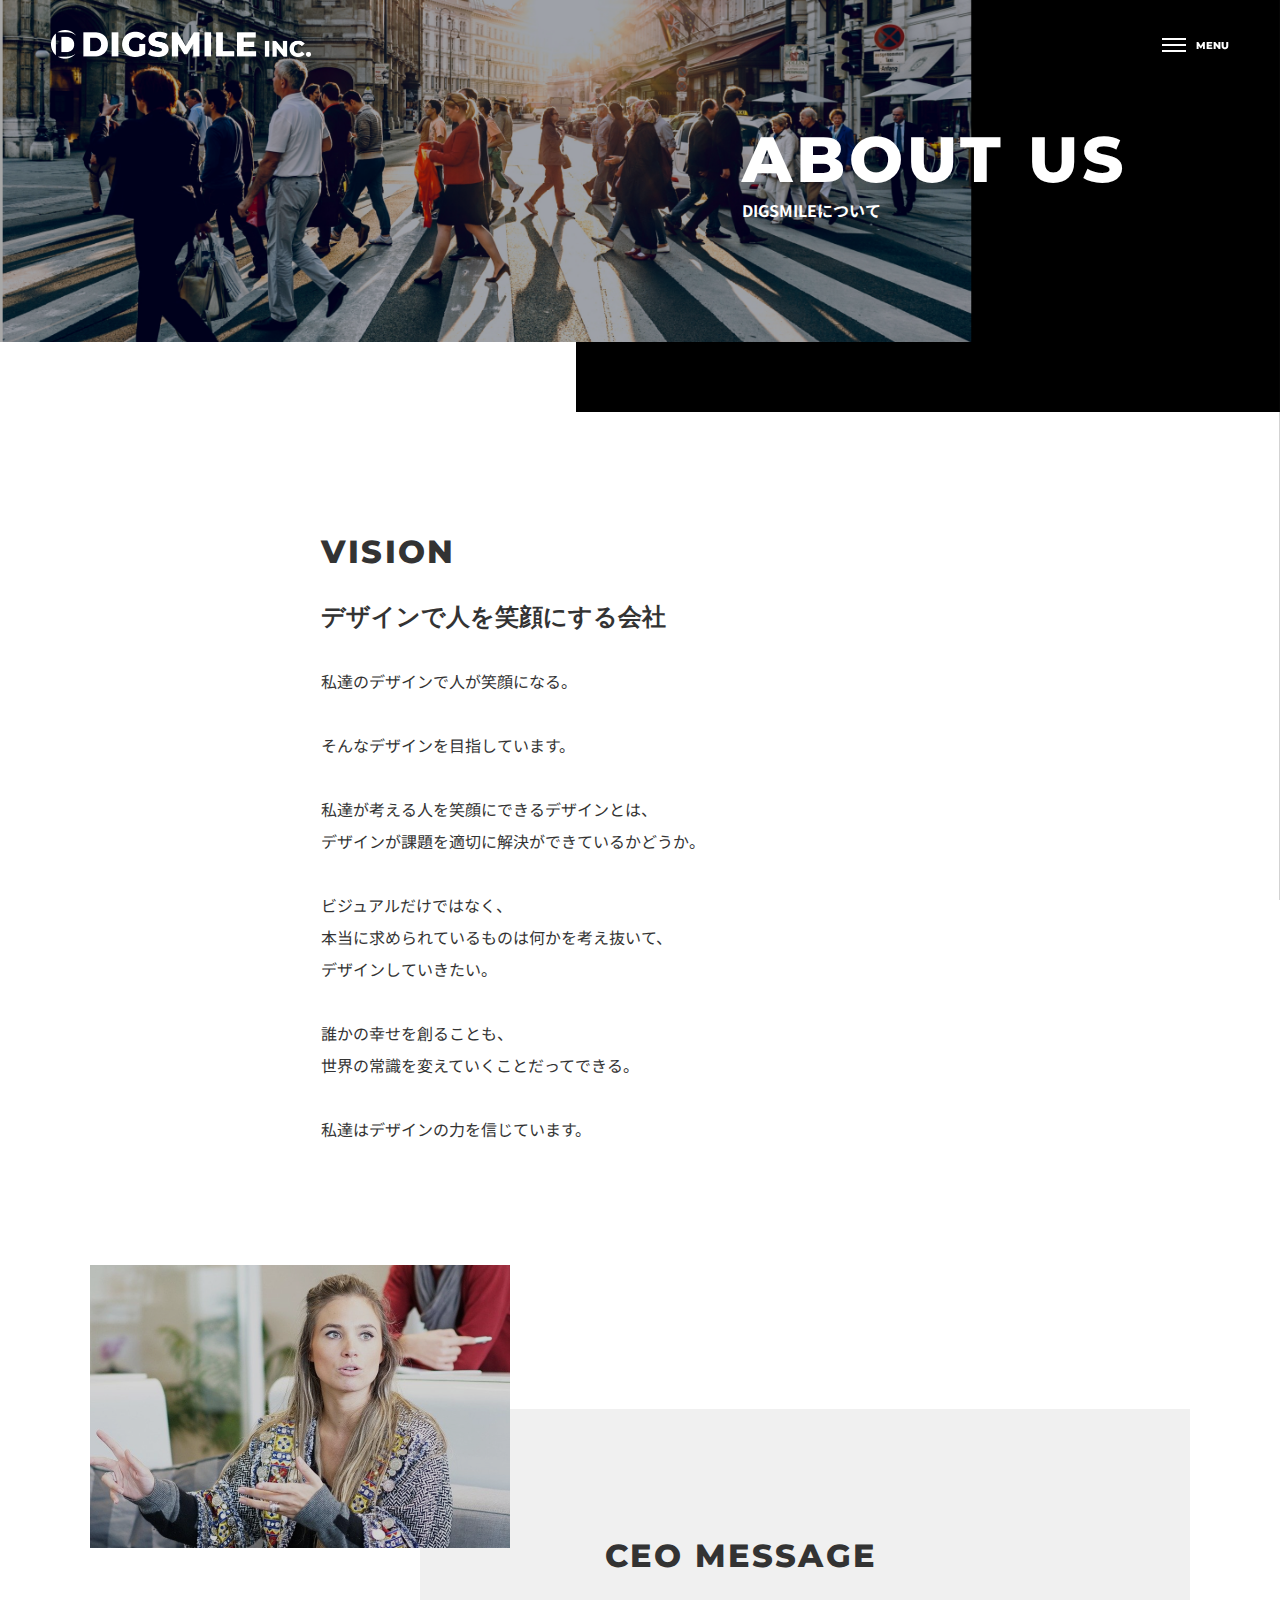
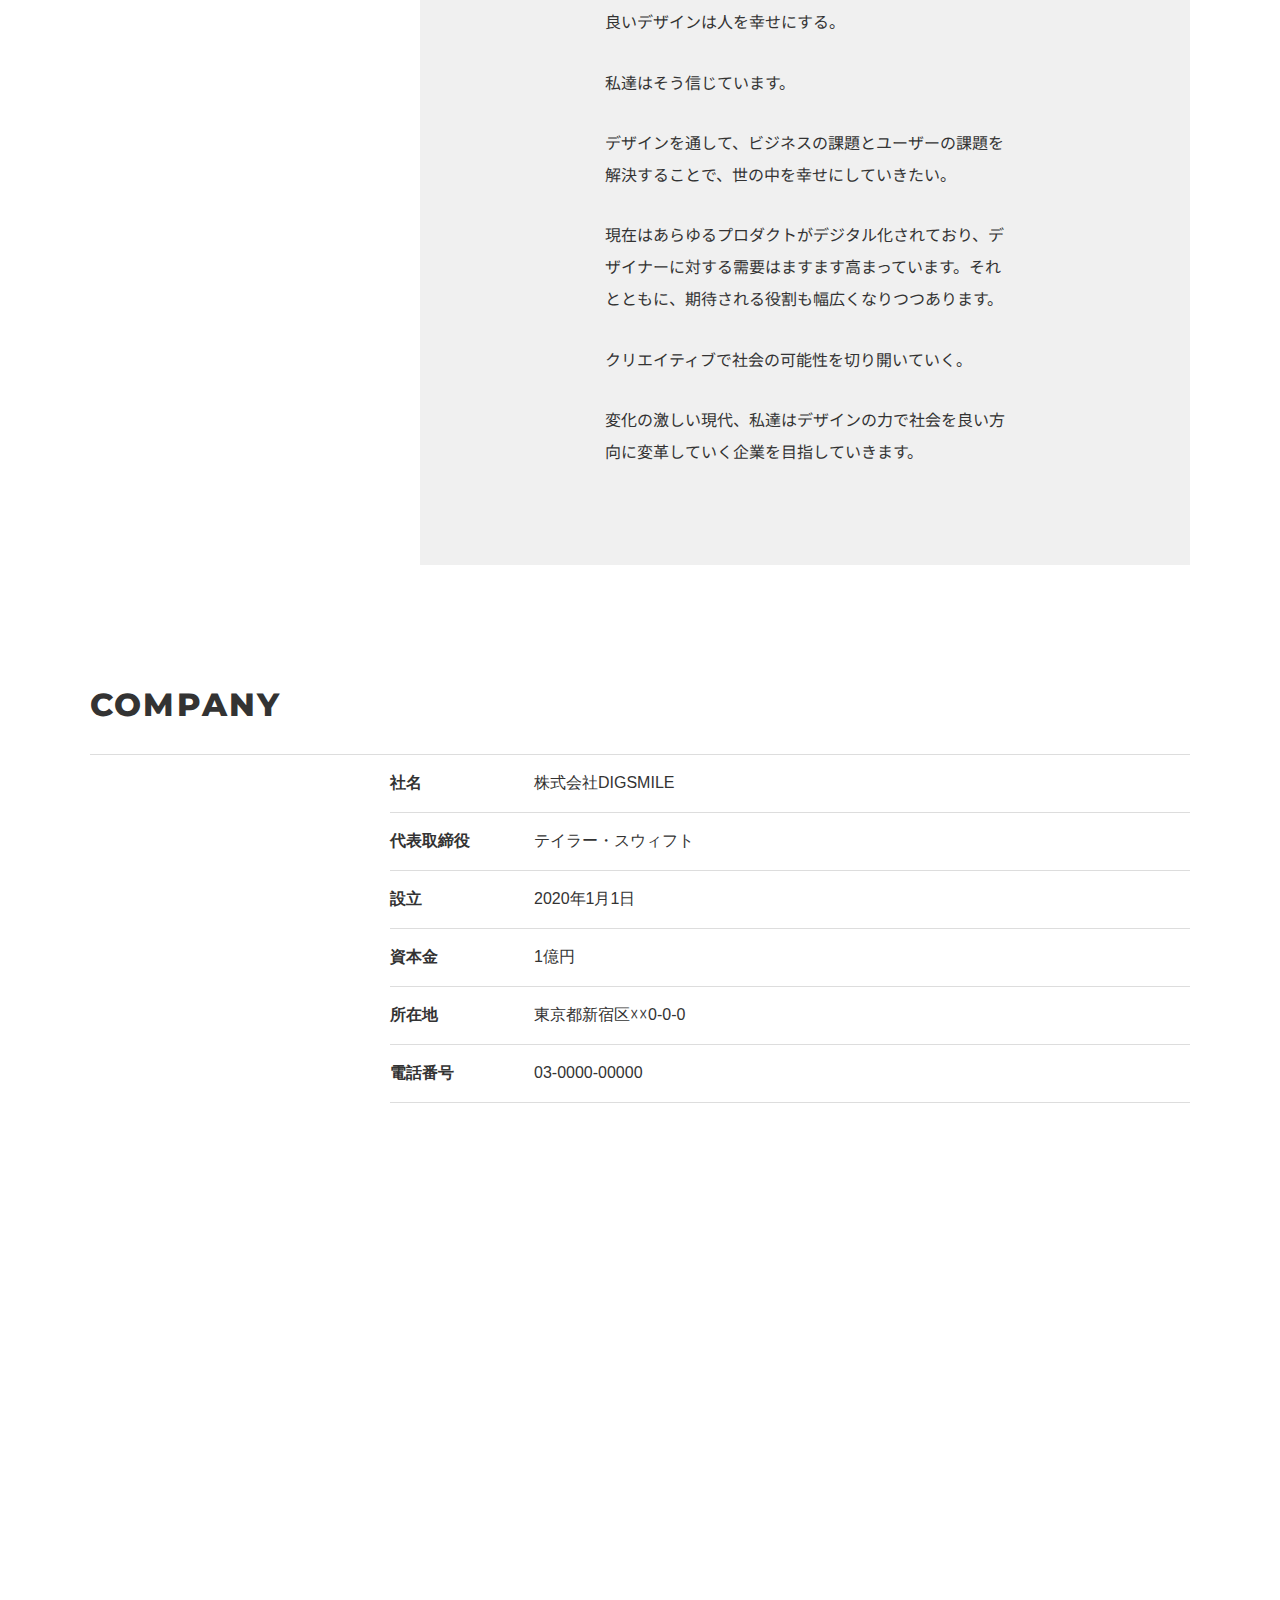
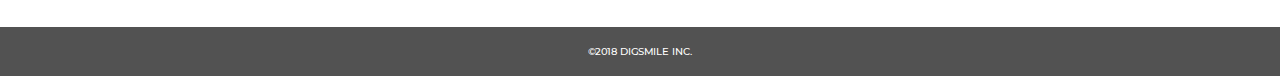
<file: about.html>
<!DOCTYPE html>
<html lang="ja">
<head>
<meta charset="utf-8">
<title>DIGSMILEについて | DIGSMILE INC.</title>
<meta name="description" content="ディスクリプションを入力">
<meta name="viewport" content="width=device-width, initial-scale=1">
<link rel="stylesheet" href="css/ress.css">
<link rel="preconnect" href="https://fonts.gstatic.com">
<link href="https://fonts.googleapis.com/css2?family=Montserrat:wght@400;700;800&display=swap" rel="stylesheet">
<link href="https://fonts.googleapis.com/css2?family=Noto+Sans+JP:wght@400;700&display=swap" rel="stylesheet">
<link rel="stylesheet" href="css/style.css">
<script
  src="https://code.jquery.com/jquery-2.2.4.min.js"
  integrity="sha256-BbhdlvQf/xTY9gja0Dq3HiwQF8LaCRTXxZKRutelT44="
  crossorigin="anonymous"></script>
<script src="js/jquery.ba-throttle-debounce.min.js"></script>
<script src="js/main.js"></script>
</head>
<body>
  <div id="about" class="wrapper">
    <header class="under-page">
      <figure class="header-visual">
        <img src="img/heading-img-about@2x.png" alt="キービジュアル">
        <div class="header-text">
          <p>ABOUT US</p>
          <span class="catch-1">DIGSMILEについて</span>
        </div>
      </figure>
      <div class="header-flex">
        <h1>
          <a href="index.html"></a>
          <a href="index.html" class="another"></a>
        </h1>
        <nav>
          <div class="menu-btn">
            <span class="menu-bar">
              <span class="bar-top"></span>
              <span class="bar-middle"></span>
              <span class="bar-bottom"></span>
            </span>
            MENU
          </div>
          <div class="menu-layer">
            <ul>
              <span class="logo-mini"></span>
              <li><a href="about.html">ABOUT US</a></li>
              <li><a href="#">WORKS</a></li>
              <li><a href="#">CULTURE</a></li>
              <li><a href="#">TOPICS</a></li>
              <li><a href="contact.html">CONTACT</a></li>
            </ul>
          </div>
          <span class="black-layer"></span>
        </nav>
      </div>
    </header>
    <main>
      <section id="vision">
        <div class="section-inner">
          <div class="vision-inner">
            <h2>VISION</h2>
            <h3>デザインで人を笑顔にする会社</h3>
            <p>私達のデザインで人が笑顔になる。</p>
            <p>そんなデザインを目指しています。</p>
            <p>
              私達が考える人を笑顔にできるデザインとは、<br>
              デザインが課題を適切に解決ができているかどうか。
            </p>
            <p>
              ビジュアルだけではなく、<br>
              本当に求められているものは何かを考え抜いて、<br>
              デザインしていきたい。
            </p>
            <p>
              誰かの幸せを創ることも、<br>
              世界の常識を変えていくことだってできる。
            </p>
            <p>私達はデザインの力を信じています。</p>
          </div>
        </div>
      </section>
      <section id="ceo-message">
        <div class="section-inner">
          <div class="ceo-text-wrap">
            <div class="ceo-text">
              <h2>CEO MESSAGE</h2>
              <p>良いデザインは人を幸せにする。</p>
              <p>私達はそう信じています。</p>
              <p>
                デザインを通して、ビジネスの課題とユーザーの課題を解決することで、世の中を幸せにしていきたい。
              </p>
              <p>
                現在はあらゆるプロダクトがデジタル化されており、デザイナーに対する需要はますます高まっています。それとともに、期待される役割も幅広くなりつつあります。
              </p>
              <p>クリエイティブで社会の可能性を切り開いていく。</p>
              <p>
                変化の激しい現代、私達はデザインの力で社会を良い方向に変革していく企業を目指していきます。
              </p>
            </div>
          </div>
          <img src="img/ceo-img@2x.png" alt="CEOからのメッセージ">
        </div>
      </section>
      <section id="company">
        <div class="section-inner">
          <h2>COMPANY</h2>
          <hr>
          <ul>
            <li><span class="com-data">社名</span>株式会社DIGSMILE</li>
            <li><span class="com-data">代表取締役</span>テイラー・スウィフト</li>
            <li><span class="com-data">設立</span>2020年1月1日</li>
            <li><span class="com-data">資本金</span>1億円</li>
            <li><span class="com-data">所在地</span>東京都新宿区☓☓0-0-0</li>
            <li><span class="com-data">電話番号</span>03-0000-00000</li>
          </ul>
          <div class="gmap">
            <iframe src="https://www.google.com/maps/embed?pb=!1m14!1m8!1m3!1d12958.627135224153!2d139.8107004!3d35.7100627!3m2!1i1024!2i768!4f13.1!3m3!1m2!1s0x0%3A0x7d1d4fb31f43f72a!2z5p2x5Lqs44K544Kr44Kk44OE44Oq44O8!5e0!3m2!1sja!2sjp!4v1617069467186!5m2!1sja!2sjp" width="1100" height="360" style="border:0;" allowfullscreen="" loading="lazy">
            </iframe>
          </div>
        </div>
      </section>
    </main>
    <footer>
      <div class="copyright">
        ©2018 DIGSMILE INC.
      </div>
    </footer>
  </div>

</body>
</html>
</file>
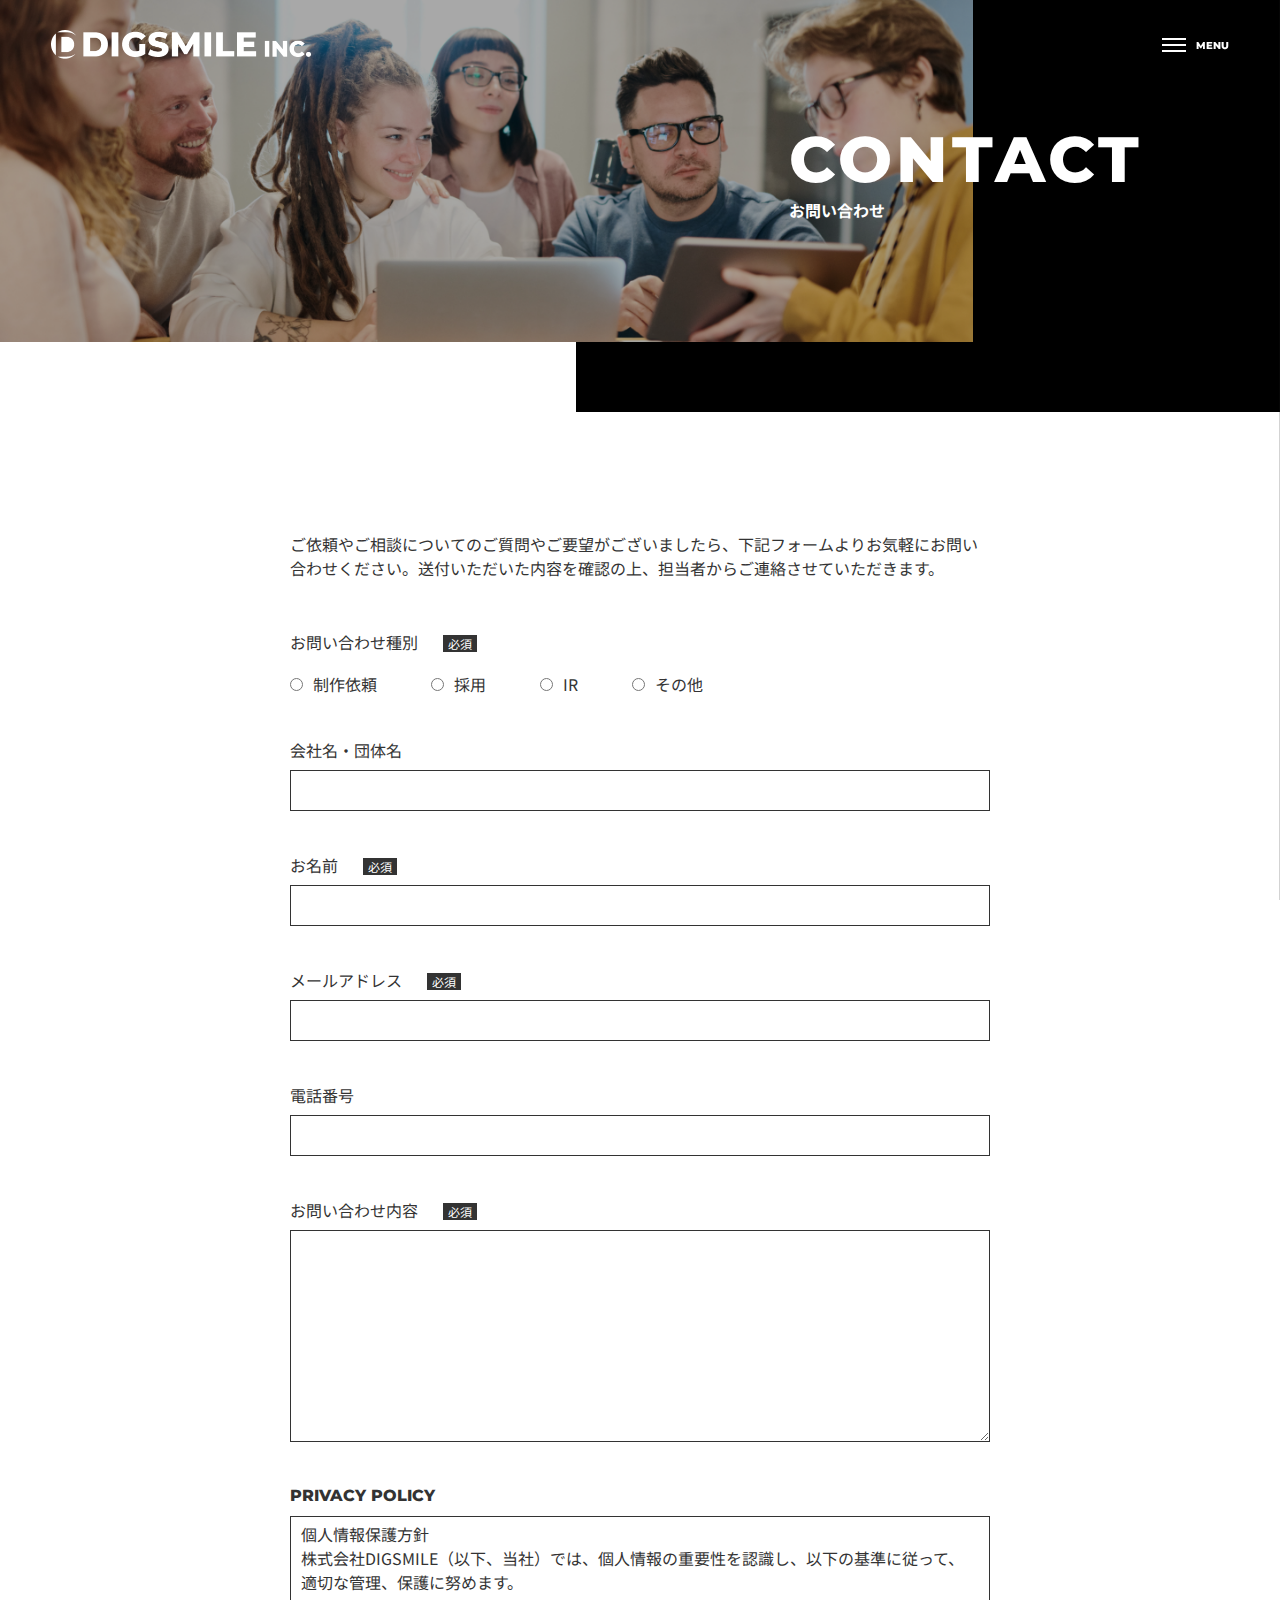
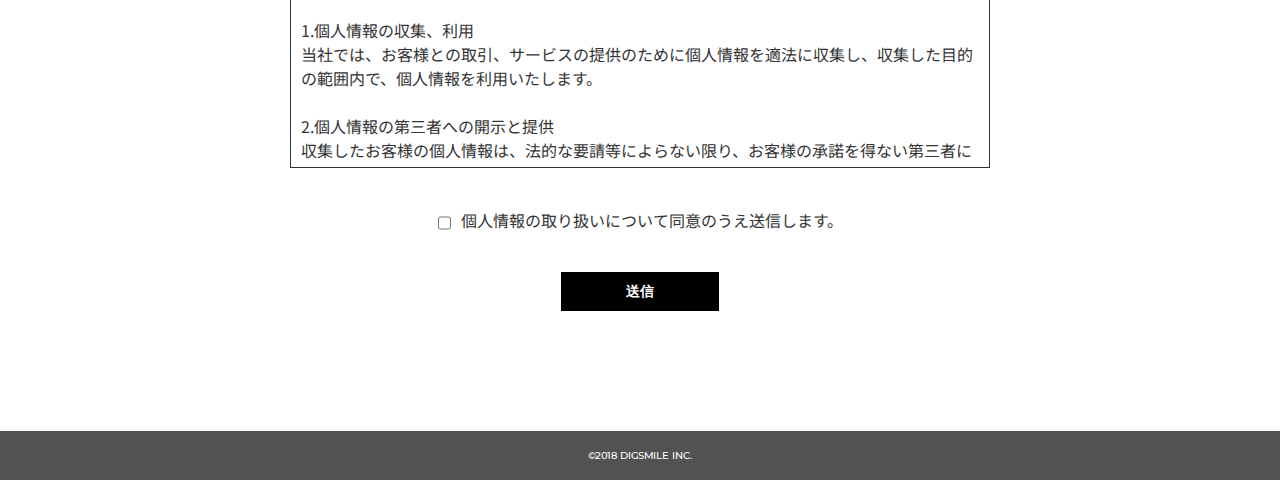
<file: contact.html>
<!DOCTYPE html>
<html lang="ja">
<head>
<meta charset="utf-8">
<title>お問い合わせ | DIGSMILE INC.</title>
<meta name="description" content="ディスクリプションを入力">
<meta name="viewport" content="width=device-width, initial-scale=1">
<link rel="stylesheet" href="css/ress.css">
<link rel="preconnect" href="https://fonts.gstatic.com">
<link href="https://fonts.googleapis.com/css2?family=Montserrat:wght@400;700;800&display=swap" rel="stylesheet">
<link href="https://fonts.googleapis.com/css2?family=Noto+Sans+JP:wght@400;700&display=swap" rel="stylesheet">
<link rel="stylesheet" href="css/style.css">
<script
  src="https://code.jquery.com/jquery-2.2.4.min.js"
  integrity="sha256-BbhdlvQf/xTY9gja0Dq3HiwQF8LaCRTXxZKRutelT44="
  crossorigin="anonymous"></script>
<script src="js/jquery.ba-throttle-debounce.min.js"></script>
<script src="js/main.js"></script>
</head>
<body>
  <div class="wrapper contact-page">
    <header class="under-page">
      <figure class="header-visual">
        <img src="img/heading-img-contact@2x.png" class="contact-kv" alt="キービジュアル">
        <img src="img/heading-img-contact-resp.png" class="contact-kv-resp" alt="キービジュアル">
        <div class="header-text">
          <p>CONTACT</p>
          <span class="catch-1">お問い合わせ</span>
        </div>
      </figure>
      <div class="header-flex">
        <h1>
          <a href="index.html"></a>
          <a href="index.html" class="another"></a>
        </h1>
        <nav>
          <div class="menu-btn">
            <span class="menu-bar">
              <span class="bar-top"></span>
              <span class="bar-middle"></span>
              <span class="bar-bottom"></span>
            </span>
            MENU
          </div>
          <div class="menu-layer">
            <ul>
              <span class="logo-mini"></span>
              <li><a href="about.html">ABOUT US</a></li>
              <li><a href="#">WORKS</a></li>
              <li><a href="#">CULTURE</a></li>
              <li><a href="#">TOPICS</a></li>
              <li><a href="contact.html">CONTACT</a></li>
            </ul>
          </div>
          <span class="black-layer"></span>
        </nav>
      </div>
    </header>
    <main>
      <section id="contact-form">
        <div class="section-inner">
          <div class="form-inner">
            <p>ご依頼やご相談についてのご質問やご要望がございましたら、下記フォームよりお気軽にお問い合わせください。送付いただいた内容を確認の上、担当者からご連絡させていただきます。</p>
            <form action="#" method="post">
              <div class="type-wrap">
                <p>お問い合わせ種別<span class="required">必須</span></p>
                <label for="type0"><input type="radio" name="contact-type" id="type0" value="production">制作依頼</label>
                <label for="type1"><input type="radio" name="contact-type" id="type1" value="recruit">採用</label>
                <label for="type2"><input type="radio" name="contact-type" id="type2" value="ir">IR</label>
                <label for="type3"><input type="radio" name="contact-type" id="type3" value="others">その他</label>
              </div>
              <div class="text-group">
                <label for="org-name">会社名・団体名</label>
                <input type="text" name="org-name" id="org-name">
                <label for="name">お名前</label><span class="required">必須</span>
                <input type="text" name="name" id="name">
                <label for="mail">メールアドレス</label><span class="required">必須</span>
                <input type="email" name="mail" id="mail">
                <label for="phone">電話番号</label>
                <input type="tel" name="phone" id="phone">
                <label for="contact-text">お問い合わせ内容</label><span class="required">必須</span>
                <textarea type="textarea" name="contact-text" id="contact-text"></textarea>
              </div>
              <div class="pp-wrap">
                <span class="pp-heading">PRIVACY POLICY</span>
                <div class="pp-box">
                  <p>
                    個人情報保護方針<br>
                    株式会社DIGSMILE（以下、当社）では、個人情報の重要性を認識し、以下の基準に従って、適切な管理、保護に努めます。
                  </p>
                  <p>
                    1.個人情報の収集、利用<br>
                    当社では、お客様との取引、サービスの提供のために個人情報を適法に収集し、収集した目的の範囲内で、個人情報を利用いたします。
                  </p>
                  <p>
                    2.個人情報の第三者への開示と提供<br>
                    収集したお客様の個人情報は、法的な要請等によらない限り、お客様の承諾を得ない第三者に対して提供・開示はいたしません。<br>
                    業務の都合上、業務委託先に個人情報を提供する場合は、機密保持契約等によって業務委託先に個人情報保護を義務付けるとともに、業務委託先が適切に個人情報を取り扱うように管理いたします。
                  </p>
                  <p>
                    3.個人情報の保護<br>
                    当社では、個人情報の紛失、破壊、改ざん、不正アクセス、および漏えい等を防止するため、適切な対策を行います。
                  </p>
                  <p>
                    4.法令および関連規範の遵守<br>
                    当社は、個人情報の取り扱いに関して、個人情報保護法をはじめとする個人情報に関する法令および関連する規範を遵守します。
                  </p>
                  <p>
                    5.個人情報の開示・訂正・削除<br>
                    当社では、個人情報の開示・訂正・削除等の依頼があった場合、情報提供者本人であることを確認の上、すみやかに対応いたします。
                  </p>
                  <p>
                    法令や当社方針により、プライバシー・ポリシーを予告なく改訂することがあります。
                  </p>
                  <p>
                    お問い合わせ窓口<br>
                    当社の個人情報の取扱いに関するお問い合わせは下記までご連絡お願いいたします。<br>
                    株式会社ファイアープレイス<br>
                    044-589-4333
                  </p>
                </div>
                <p class="check-wrap">
                  <input type="checkbox" name="pp-check" id="pp-check" value="yes">
                  <label for="pp-check">個人情報の取り扱いについて同意のうえ送信します。</label>
                </p>
              </div>
              <div class="btn-center">
                <button type="submit" class="btn-br">送信</button>
              </div>
            </form>
          </div>
        </div>
      </section>
    </main>
    <footer>
      <div class="copyright">
        ©2018 DIGSMILE INC.
      </div>
    </footer>
  </div>

</body>
</html>
</file>
<file: css/ress.css>
/*!
 * ress.css • v3.0.1
 * MIT License
 * github.com/filipelinhares/ress
 */

/* # =================================================================
   # Global selectors
   # ================================================================= */

html {
  box-sizing: border-box;
  -webkit-text-size-adjust: 100%; /* Prevent adjustments of font size after orientation changes in iOS */
  word-break: normal;
  -moz-tab-size: 4;
  tab-size: 4;
}

*,
::before,
::after {
  background-repeat: no-repeat; /* Set `background-repeat: no-repeat` to all elements and pseudo elements */
  box-sizing: inherit;
}

::before,
::after {
  text-decoration: inherit; /* Inherit text-decoration and vertical align to ::before and ::after pseudo elements */
  vertical-align: inherit;
}

* {
  padding: 0; /* Reset `padding` and `margin` of all elements */
  margin: 0;
}

/* # =================================================================
   # General elements
   # ================================================================= */

hr {
  overflow: visible; /* Show the overflow in Edge and IE */
  height: 0; /* Add the correct box sizing in Firefox */
}

details,
main {
  display: block; /* Render the `main` element consistently in IE. */
}

summary {
  display: list-item; /* Add the correct display in all browsers */
}

small {
  font-size: 80%; /* Set font-size to 80% in `small` elements */
}

[hidden] {
  display: none; /* Add the correct display in IE */
}

abbr[title] {
  border-bottom: none; /* Remove the bottom border in Chrome 57 */
  /* Add the correct text decoration in Chrome, Edge, IE, Opera, and Safari */
  text-decoration: underline;
  text-decoration: underline dotted;
}

a {
  background-color: transparent; /* Remove the gray background on active links in IE 10 */
}

a:active,
a:hover {
  outline-width: 0; /* Remove the outline when hovering in all browsers */
}

code,
kbd,
pre,
samp {
  font-family: monospace, monospace; /* Specify the font family of code elements */
}

pre {
  font-size: 1em; /* Correct the odd `em` font sizing in all browsers */
}

b,
strong {
  font-weight: bolder; /* Add the correct font weight in Chrome, Edge, and Safari */
}

/* https://gist.github.com/unruthless/413930 */
sub,
sup {
  font-size: 75%;
  line-height: 0;
  position: relative;
  vertical-align: baseline;
}

sub {
  bottom: -0.25em;
}

sup {
  top: -0.5em;
}

/* # =================================================================
   # Forms
   # ================================================================= */

input {
  border-radius: 0;
}

/* Replace pointer cursor in disabled elements */
[disabled] {
  cursor: default;
}

[type="number"]::-webkit-inner-spin-button,
[type="number"]::-webkit-outer-spin-button {
  height: auto; /* Correct the cursor style of increment and decrement buttons in Chrome */
}

[type="search"] {
  -webkit-appearance: textfield; /* Correct the odd appearance in Chrome and Safari */
  outline-offset: -2px; /* Correct the outline style in Safari */
}

[type="search"]::-webkit-search-decoration {
  -webkit-appearance: none; /* Remove the inner padding in Chrome and Safari on macOS */
}

textarea {
  overflow: auto; /* Internet Explorer 11+ */
  resize: vertical; /* Specify textarea resizability */
}

button,
input,
optgroup,
select,
textarea {
  font: inherit; /* Specify font inheritance of form elements */
}

optgroup {
  font-weight: bold; /* Restore the font weight unset by the previous rule */
}

button {
  overflow: visible; /* Address `overflow` set to `hidden` in IE 8/9/10/11 */
}

button,
select {
  text-transform: none; /* Firefox 40+, Internet Explorer 11- */
}

/* Apply cursor pointer to button elements */
button,
[type="button"],
[type="reset"],
[type="submit"],
[role="button"] {
  cursor: pointer;
  color: inherit;
}

/* Remove inner padding and border in Firefox 4+ */
button::-moz-focus-inner,
[type="button"]::-moz-focus-inner,
[type="reset"]::-moz-focus-inner,
[type="submit"]::-moz-focus-inner {
  border-style: none;
  padding: 0;
}

/* Replace focus style removed in the border reset above */
button:-moz-focusring,
[type="button"]::-moz-focus-inner,
[type="reset"]::-moz-focus-inner,
[type="submit"]::-moz-focus-inner {
  outline: 1px dotted ButtonText;
}

button,
html [type="button"], /* Prevent a WebKit bug where (2) destroys native `audio` and `video`controls in Android 4 */
[type="reset"],
[type="submit"] {
  -webkit-appearance: button; /* Correct the inability to style clickable types in iOS */
}

/* Remove the default button styling in all browsers */
button,
input,
select,
textarea {
  background-color: transparent;
  border-style: none;
}

/* Style select like a standard input */
select {
  -moz-appearance: none; /* Firefox 36+ */
  -webkit-appearance: none; /* Chrome 41+ */
}

select::-ms-expand {
  display: none; /* Internet Explorer 11+ */
}

select::-ms-value {
  color: currentColor; /* Internet Explorer 11+ */
}

legend {
  border: 0; /* Correct `color` not being inherited in IE 8/9/10/11 */
  color: inherit; /* Correct the color inheritance from `fieldset` elements in IE */
  display: table; /* Correct the text wrapping in Edge and IE */
  max-width: 100%; /* Correct the text wrapping in Edge and IE */
  white-space: normal; /* Correct the text wrapping in Edge and IE */
  max-width: 100%; /* Correct the text wrapping in Edge 18- and IE */
}

::-webkit-file-upload-button {
  /* Correct the inability to style clickable types in iOS and Safari */
  -webkit-appearance: button;
  color: inherit;
  font: inherit; /* Change font properties to `inherit` in Chrome and Safari */
}

/* # =================================================================
   # Specify media element style
   # ================================================================= */

img {
  border-style: none; /* Remove border when inside `a` element in IE 8/9/10 */
}

/* Add the correct vertical alignment in Chrome, Firefox, and Opera */
progress {
  vertical-align: baseline;
}

/* # =================================================================
   # Accessibility
   # ================================================================= */

/* Hide content from screens but not screenreaders */
@media screen {
  [hidden~="screen"] {
    display: inherit;
  }
  [hidden~="screen"]:not(:active):not(:focus):not(:target) {
    position: absolute !important;
    clip: rect(0 0 0 0) !important;
  }
}

/* Specify the progress cursor of updating elements */
[aria-busy="true"] {
  cursor: progress;
}

/* Specify the pointer cursor of trigger elements */
[aria-controls] {
  cursor: pointer;
}

/* Specify the unstyled cursor of disabled, not-editable, or otherwise inoperable elements */
[aria-disabled] {
  cursor: default;
}
</file>
<file: css/style.css>
@charset "UTF-8";

@font-face {
  font-family: 'Montserrat Medium';
  src: url(../font/FontsFree-Net-Montserrat-Medium.ttf);
}

:root {
  font-size: 100%;
  /* 0.625rem 10px */
  /* 0.875rem 14px */
  --f3: 2em;        /* 32px　小見出し */
  --f2: 1em;        /* 16px　本文 */
  --f1: 0.75em;     /* 12px　ボタン*/

  --textcolor: #333333; /* 本文の色 */
  --bgcolor: #f0f0f0; /* 背景の色（グレー） */

  --montserrat: 'Montserrat', sans-serif; /*装飾フォントその１*/
  --notosans: 'Noto Sans JP', sans-serif; /*装飾フォントその２*/
}

body {
  font-family: 'Yu Gothic Medium', 'YuGothic Medium', sans-serif;
  color: var(--textcolor);
}

h2 {
  font-family: var(--montserrat);
  font-weight: 800;
  font-size: 2rem;
  margin-bottom: 30px;
  letter-spacing: 0.068em;
}

h3 {
  font-size: 1.5rem;
  margin-bottom: 20px;
}

ul {
  list-style: none;
}

a {
  text-decoration: none;
  color: inherit;
}

main section:nth-of-type(2n) {
  background-color: var(--bgcolor);
}

.btn-br {
  display: inline-block;
  padding: 10px 45px;
  background-color: #000;
  font-family: 'Montserrat Medium', sans-serif;
  font-weight: bold;
  font-size: var(--f1);
  color: #fff;
}

button.text-after {
  margin-top: 60px;
}



/* ヘッダー */
.wrapper {
  width: 100%;
  max-width: 1440px;
  margin: 0 auto;
  overflow-x: hidden;
}

header {
  height: 51vw;
  max-height: 740px;
  background: linear-gradient(90deg, transparent 45%, #000 45%, #000 100%);
  position: relative;
}

.header-visual {
  position: absolute;
  top: 0;
  left: 0;
  width: 76%;
}

.header-visual img {
  width: 100%;
  vertical-align: bottom;
}

.header-text {
  color: #fff;
  position: absolute;
  top: 50%;
  right: 0;
  transform: translate(50%, -50%);
}

.catch-1, .catch-2 {
  font-size: 1.39vw;
  font-weight: bold;
}

.catch-2 {
  font-family: 'Montserrat Medium', sans-serif;
}

.header-text p {
  font-family: var(--montserrat);
  font-weight: 800;
  font-size: 5vw;
  line-height: 1.2;
}

/* ロゴとメニュー */
.header-flex {
  position: fixed;
  top: 30px;
  left: 0;
  display: flex;
  justify-content: space-between;
  align-items: center;
  box-sizing: border-box;
  width: 100%;
  padding: 0 4%;
  z-index: 10;
}

h1 a {
  display: block;
  width: 260px;
  height: 29px;
  background: url(../img/site-logo@2x.png);
  background-size: 100% 100%;
}

h1 a.another {
  position: absolute;
  top: 0;
  background: url(../img/site-logo-alternative@2x.png);
  background-size: 100% 100%;
  opacity: 0;
  transition: opacity 0.3s;
} h1 a.another.alternative {
  opacity: 1;
}

.header-flex nav {
  color: #fff;
}

.menu-btn {
  cursor: pointer;
  font-family: var(--montserrat);
  font-weight: 800;
  font-size: 0.625rem;
  position: relative;
  z-index: 1000;
  transition: color 0.3s;
}

.menu-bar {
  display: inline-block;
  width: 24px;
  height: 14px;
  margin-right: 7px;
  vertical-align: bottom;
  position: relative;
}

.bar-top, .bar-middle, .bar-bottom {
  display: block;
  width: 100%;
  height: 2px;
  background-color: #fff;
  position: absolute;
  transition: 0.3s;
} .bar-top {
  top: 3%;
} .bar-middle {
  top: 50%;
  transform: translateY(-50%);
} .bar-bottom {
  bottom: 0;
}

.menu-btn.alternative {
  color: #000;
}

.menu-btn.alternative .bar-top,
.menu-btn.alternative .bar-middle,
.menu-btn.alternative .bar-bottom {
  background-color: #000;
}

.menu-btn.active {
  color: #fff;
}

.menu-btn.active .bar-top {
  top: 43%;
  transform: rotate(45deg);
  background-color: #fff;
}
.menu-btn.active .bar-middle {
  opacity: 0;
  background-color: #fff;
}
.menu-btn.active .bar-bottom {
  bottom: 43%;
  transform: rotate(-45deg);
  background-color: #fff;
}

.menu-layer {
  position: fixed;
  top: 0;
  right: 0;
  width: 36%;
  height: 100%;
  background-color: rgba(34, 34, 34, 0.95);
  z-index: 100;
  transform: translate(100%, 0);
  transition: transform .3s cubic-bezier(0, 0, 0.18, 1.0);
}

.menu-layer.active {
  transform: translate(0, 0);
}

.menu-layer ul {
  font-family: var(--montserrat);
  font-weight: 800;
  font-size: 1.25rem;
  width: 120px;
  margin: 20vh auto 0;
  text-align: center;
}

.menu-layer ul li {
  margin-top: 20px;
} .menu-layer ul li:nth-of-type(1) {
  margin-top: 30px;
}

.menu-layer ul li:nth-of-type(1) a:hover,
.menu-layer ul li:nth-of-type(5) a:hover {
  opacity: 0.5;
}

.logo-mini {
  display: inline-block;
  width: 42px;
  height: 45px;
  background: url(../img/site-logo@2x.png);
  background-size: cover;
}



/* 最初のセクション */
.section-inner {
  width: 95%;
  max-width: 1100px;
  margin: 0 auto;
}

#about-us .section-inner {
  width: 100%;
}

#about-us {
  margin-top: 29px;
}

#about-us figure {
  position: relative;
}

#about-us figure img {
  width: 100%;
  vertical-align: bottom;
}

.about-us-box {
  position: absolute;
  top: 50%;
  left: 50px;
  transform: translate(0, -50%);
  box-sizing: border-box;
  width: 590px;
  padding: 50px 30px;
  background-color: rgba(255, 255, 255, 0.95)
}

.about-us-box p {
  font-family: var(--notosans);
}

/* 二番目のセクション */
#works-culture {
  padding: 12.5vw 0 60px;
}

.wc-flex {
  display: flex;
  justify-content: space-between;
}

.wc-box {
  width: 47%;
}

.wc-box img {
  width: 100%;
  max-width: 580px;
}

.wc-box p {
  margin: 25px 0;
}

/* 三番目のセクション */
#latest-topics {
  padding: 60px 0;
}

#latest-topics dl {
  width: 700px;
  margin: 0 0 30px auto;
}

#latest-topics dl dt {
  color: rgb(206, 206, 206);
  font-family: 'Montserrat Medium', sans-serif;
  font-weight: bold;
  font-size: 0.625rem;
}

#latest-topics dl dd {
  font-size: 0.875rem;
  font-weight: bold;
  padding-bottom: 10px;
  border-bottom: 1px solid rgb(221, 221, 221);
  margin: 10px 0 30px;
}

.btn-right {
  text-align: right;
}

/* 四番目のセクション */
#contact {
  padding: 60px 0 8.3vw;
}

#contact .section-inner {
  display: flex;
  justify-content: space-between;
  align-items: center;
}

.contact-text {
  width: 40%;
}

.contact-text p {
  margin-bottom: 30px;
}

#contact figure {
  width: 52.7%;
}

#contact figure img {
  width: 100%;
}

/* フッター */
footer {
  background-color: rgb(82, 82, 82);
  color: #fff;
  padding: 18px;
}

.copyright {
  text-align: center;
  font-family: 'Montserrat Medium', sans-serif;
  font-size: 0.625rem;
}

.black-layer {
  display: none;
  position: fixed;
  top: 0;
  bottom: 0;
  left: 0;
  right: 0;
  background-color: rgba(34, 34, 34, 0.6);
}



/* aboutページ */
/* ヘッダー */
header.under-page {
  height: 32.2vw;
  max-height: 464px;
  background: linear-gradient(90deg, transparent 45%, #000 45%, #000 100%);
}

.under-page .header-text {
  transform: translate(40%, -50%);
}

.under-page .catch-1 {
  font-family: var(--notosans);
  font-size: 16px;
}

.under-page .header-text p {
  font-family: var(--montserrat);
  font-weight: 800;
  font-size: 5vw;
  line-height: 1.2;
  letter-spacing: 0.063em;
}

/* メイン */
#about main p {
  margin: 2em 0;
  line-height: 2;
  font-family: var(--notosans);
}

#about .ceo-text p {
  margin: 2.22vw 0;
}

#about .vision-inner p:last-of-type,
#about .ceo-text p:last-of-type {
  margin-bottom: 0;
}

#vision {
  padding: 120px 0;
}

.vision-inner {
  margin-left: 21%;
}

#ceo-message {
  background-color: #fff;
}

#ceo-message .section-inner {
  position: relative;
  height: 81.8vw;
  max-height: 900px;
}

.ceo-text-wrap {
  background-color: var(--bgcolor);
  position: absolute;
  bottom: 0;
  right: 0;
  width: 70%;
  height: 84%;
}

.ceo-text {
  position: absolute;
  top: 52%;
  left: 50%;
  transform: translate(-50%, -50%);
  width: 84%;
  max-width: 400px;
}

#ceo-message .section-inner img {
  position: relative;
  width: 38.2%;
}

#company {
  padding: 120px 0;
}

#company hr {
  border: none;
  border-top: 1px solid #ddd;
}

#company ul {
  width: 96%;
  max-width: 800px;
  margin: 0 0 0 auto;
}

#company li {
  padding: 18px 0;
  border-bottom: 1px solid #ddd;
}

.com-data {
  display: inline-block;
  width: 144px;
  font-weight: bold;
}

.gmap iframe {
  width: 100%;
  margin-top: 40px;
}



/* contactページ */
.contact-kv-resp {
  display: none;
}

.contact-page .under-page .header-text {
  transform: translate(48%, -50%);
}

#contact-form {
  padding: 120px 0;
}

#contact-form .section-inner {
  width: 90%;
}

.form-inner {
  width: 100%;
  max-width: 700px;
  margin: 0 auto;
  font-family: var(--notosans);
}

.form-inner form {
  margin-top: 50px;
}

.form-inner form label {
  display: inline-block;
  cursor: pointer;
}

.type-wrap p {
  margin-bottom: 18px;
}

.required {
  color: #fff;
  background-color: #333333;
  font-size: var(--f1);
  line-height: 1;
  margin-left: 25px;
  padding: 0 5px;
  font-weight: normal;
}

.type-wrap label {
  margin-right: 50px;
}

input[type="radio"] {
  margin-right: 10px;
}

input[type="text"],
input[type="email"],
input[type="tel"],
.text-group textarea {
  display: block;
  box-sizing: border-box;
  width: 100%;
  border: 1px solid #333333;
  padding: 5px;
}

input[type="text"],
input[type="email"],
input[type="tel"] {
  height: 41px;
}

.text-group textarea {
  height: 212px;
}

.text-group label {
  margin: 42px 0 8px;
}

.pp-wrap {
  margin-top: 40px;
}

.pp-heading {
  font-family: var(--montserrat);
  font-weight: 800;
}

.pp-box {
  margin-top: 10px;
  box-sizing: border-box;
  height: 252px;
  border: 1px solid #333;
  padding: 5px 10px;
  overflow-y: scroll;
}

.pp-box p {
  margin-bottom: 1.5em;
}

.check-wrap,
.btn-center {
  margin-top: 40px;
  text-align: center;
}

.check-wrap {
  display: flex;
  justify-content: center;
}

.check-wrap input {
  display: inline-block;
  margin: 6px 10px 0 0;
}

button[type="submit"] {
  font-size: 0.875rem;
  padding: 10px 65px;
}



/* レスポンシブデザイン（タブレット用） */
@media screen and (max-width: 768px) {
  header {
    height: 133vw;
    max-height: none;
    background: linear-gradient(90deg, transparent 27%, #000 27%, #000 100%);
  }

  .header-visual {
    width: 78%;
    height: 115.9vw;
  }

  .header-visual img {
    height: 100%;
    object-fit: cover;
    object-position: 48% 50%;
  }

  .catch-1, .catch-2 {
    font-size: 16px;
  }

  .header-text,
  .under-page .header-text {
    transform: translate(29%, -50%);
  }

  .header-text p {
    font-size: 56px;
    letter-spacing: 0.063em;
    line-height: 0.95;
  }

  h1 a {
    width: 190px;
    height: 20px;
  }

  .menu-layer {
    width: 50%;
  }

  #about-us {
    margin-top: 80px;
  }

  #about-us figure img {
    height: 479px;
    object-fit: cover;
  }

  .about-us-box {
    left: 50%;
    transform: translate(-50%, -50%);
    width: 76.8%;
    padding: 40px 30px;
  }

  .wc-flex {
    display: block;
  }

  .wc-box {
    width: 100%;
  }

  .wc-box:nth-of-type(n+2) {
    margin-top: 80px;
  }

  #latest-topics {
    padding: 40px 0;
  }

  #latest-topics dl {
    width: 100%;
    margin-left: 0;
  }

  .btn-right {
    text-align: left;
  }

  #contact {
    padding: 40px 0 80px;
  }

  #contact .section-inner {
    flex-direction: column;
    align-items: stretch;
  }

  .contact-text {
    order: 2;
    margin: 30px 0 0 0;
    width: 100%;
    max-width: 580px;
    min-width: auto;
  }

  #contact figure {
    width: 100%;
    max-width: 580px;
  }

  #contact img {
    order: 1;
  }

  header.under-page {
    height: 80vw;
    max-height: 615px;
    background: linear-gradient(90deg, transparent 48.14%, #000 48.14%, #000 100%);
  }

  .under-page .header-visual {
    width: 76.4%;
    height: 68.9vw;
  }

  .under-page .catch-1 {
    font-size: 2.1vw;
  }

  .under-page .header-text p {
    font-size: 6.77vw;
  }

  #vision {
    padding: 80px 0;
  }

  #about .vision-inner p {
    font-size: 0.875rem;
  }

  #ceo-message .section-inner {
    height: 818px;
    max-height: none;
  }

  .ceo-text-wrap {
    width: 100%;
    max-width: 494px;
    height: 687px;
  }

  #ceo-message .section-inner img {
    width: 67.4%;
    max-width: 320px;
  }
}

/* レスポンシブデザイン（スマホ用） */
@media screen and (max-width: 376px) {
  h2 {
    font-size: 1.75rem;
  }

  #about h2 {
    font-size: var(--f3);
  }

  .section-inner {
    width: 90%;
  }

  header {
    height: 177vw;
  }

  .header-visual {
    width: 78%;
    height: 154.6vw;
  }

  #about-us figure img {
    height: 541px;
  }

  .about-us-box {
    width: 92%;
  }

  .about-us-box p {
    font-size: 0.875rem;
  }

  #works-culture {
    padding: 40px 0 60px;
  }

  .wc-box:nth-of-type(n+2) {
    margin-top: 40px;
  }

  .wc-box img {
    width: 100%;
  }

  #latest-topics dl dd {
    font-size: var(--f1);
  }

  #contact {
    padding: 40px 0;
  }

  #contact img {
    width: 100%;
  }

  header.under-page {
    height: 119.7vw;
  }

  .under-page .header-visual {
    height: 103.2vw;
  }

  .under-page .header-text {
    transform: translate(19%, -50%);
  }

  .under-page .catch-1 {
    font-size: 4.26vw;
  }

  .under-page .header-text p {
    font-size: 13.16vw;
    letter-spacing: 0;
  }

  .vision-inner {
    margin-left: 0;
  }

  #ceo-message .section-inner {
    width: 95%;
    height: 930px;
  }

  .ceo-text-wrap {
    height: 800px;
  }

  .ceo-text {
    top: 46%;
  }

  .ceo-text p {
    font-size: 0.875rem;
  }

  #ceo-message .section-inner img {
    width: 95%;
    margin-left: -5%;
  }

  #company ul {
    width: 100%;
    margin: 0;
  }

  .com-data {
    width: 114px;
  }

  .contact-page header.under-page {
    height: 97.3vw;
  }

  .contact-page .under-page .header-visual {
    height: 72vw;
  }

  .header-visual .contact-kv {
    display: none;
  }

  .header-visual .contact-kv-resp {
    display: block;
  }

  .contact-page .under-page .header-text {
    transform: translate(23%, -50%);
  }

  .contact-page .under-page .catch-1 {
    display: block;
    text-align: right;
  }

  .contact-page .under-page .header-text p {
    letter-spacing: 0.063em;
  }

  #contact-form {
    padding: 80px 0;
  }

  #contact-form .section-inner {
    width: 95%;
  }

  .type-wrap p {
    font-weight: bold;
  }

  .form-inner .type-wrap label {
    display: block;
    margin-bottom: 10px;
  }

  .text-group label {
    font-weight: bold;
  }

  .check-wrap label {
    font-size: 0.875rem;
  }
}

@media screen and (min-width: 1440px) {
  .catch-1, .catch-2 {
    font-size: 1.25rem;
  }

  .header-text p {
    font-size: 4.5rem;
  }

  #works-culture {
    padding-top: 180px;
  }

  #contact {
    padding: 60px 0 120px;
  }

  .under-page .header-text p {
    font-size: 3.25rem;
  }
}
</file>
